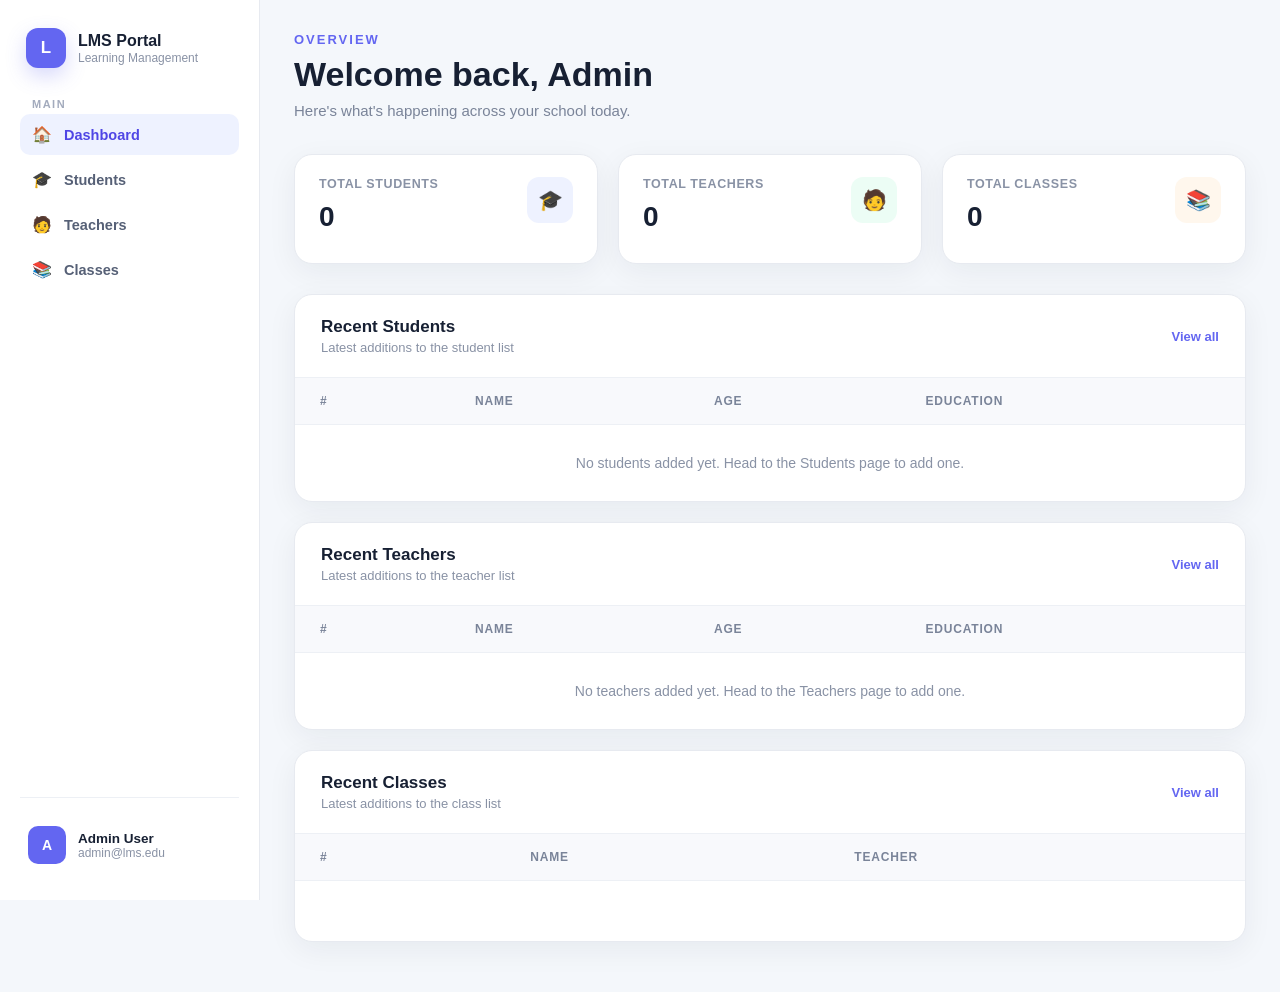
<file: index.html>
<!doctype html>
<html lang="en">
  <head>
    <meta charset="utf-8" />
    <meta name="viewport" content="width=device-width, initial-scale=1" />

    <title>Dashboard — LMS Portal</title>

    <link rel="stylesheet" href="style.css" />
  </head>

  <body>
    <div class="app-shell">
      <!-- ========================= Sidebar ========================= -->
      <aside class="sidebar">
        <div class="sidebar-brand">
          <div class="logo-mark">L</div>
          <div class="logo-text">
            <p>LMS Portal</p>
            <p>Learning Management</p>
          </div>
        </div>

        <div>
          <p class="sidebar-section-label">Main</p>
          <ul class="sidebar-nav">
            <li>
              <a href="index.html" class="active">
                <span class="nav-icon">🏠</span>
                Dashboard
              </a>
            </li>
            <li>
              <a href="student.html">
                <span class="nav-icon">🎓</span>
                Students
              </a>
            </li>
            <li>
              <a href="teacher.html">
                <span class="nav-icon">🧑</span>
                Teachers
              </a>
            </li>
            <li>
              <a href="class.html">
                <span class="nav-icon">📚</span>
                Classes
              </a>
            </li>
          </ul>
        </div>

        <div class="sidebar-footer">
          <div class="sidebar-user">
            <div class="avatar">A</div>
            <div class="user-info">
              <p>Admin User</p>
              <p>admin@lms.edu</p>
            </div>
          </div>
        </div>
      </aside>

      <!-- ========================= Main Column ========================= -->
      <div class="main-column">
        <!-- ========================= Dashboard Content ========================= -->
        <main class="dashboard-content">
          <div class="header">
            <div>
              <p class="subtitle">OVERVIEW</p>
              <h1>Welcome back, Admin</h1>
              <p class="description">
                Here's what's happening across your school today.
              </p>
            </div>
          </div>

          <!-- ========================= Stat Cards ========================= -->
          <div class="stats-grid">
            <div class="stat-card">
              <div class="stat-info">
                <p class="stat-label">Total Students</p>
                <p class="stat-value" id="studentCount">0</p>
              </div>
              <div class="stat-icon purple">🎓</div>
            </div>

            <div class="stat-card">
              <div class="stat-info">
                <p class="stat-label">Total Teachers</p>
                <p class="stat-value" id="teacherCount">0</p>
              </div>
              <div class="stat-icon green">🧑</div>
            </div>

            <div class="stat-card">
              <div class="stat-info">
                <p class="stat-label">Total Classes</p>
                <p class="stat-value" id="classCount">0</p>
              </div>
              <div class="stat-icon orange">📚</div>
            </div>
          </div>

          <!-- ========================= Content Grid ========================= -->
          <div class="content-grid">
            <!-- Recent Records Panel -->
            <div class="panel">
              <div class="panel-header">
                <div>
                  <h2>Recent Students</h2>
                  <p>Latest additions to the student list</p>
                </div>
                <a href="index.html" class="panel-link">View all</a>
              </div>
              <div class="table-wrapper">
                <table>
                  <thead>
                    <tr>
                      <th>#</th>
                      <th>Name</th>
                      <th>Age</th>
                      <th>Education</th>
                    </tr>
                  </thead>
                  <tbody>
                    <tr>
                      <td
                        colspan="4"
                        style="
                          text-align: center;
                          color: #8992a5;
                          padding: 30px 25px;
                        "
                      >
                        No students added yet. Head to the Students page to add
                        one.
                      </td>
                    </tr>
                  </tbody>
                </table>
              </div>
            </div>
            <!-- Recent Teacher Records Panel -->
            <div class="panel">
              <div class="panel-header">
                <div>
                  <h2>Recent Teachers</h2>
                  <p>Latest additions to the teacher list</p>
                </div>
                <a href="teacher.html" class="panel-link">View all</a>
              </div>
              <div class="table-wrapper">
                <table>
                  <thead>
                    <tr>
                      <th>#</th>
                      <th>Name</th>
                      <th>Age</th>
                      <th>Education</th>
                    </tr>
                  </thead>
                  <tbody>
                    <tr>
                      <td
                        colspan="4"
                        style="
                          text-align: center;
                          color: #8992a5;
                          padding: 30px 25px;
                        "
                      >
                        No teachers added yet. Head to the Teachers page to add
                        one.
                      </td>
                    </tr>
                  </tbody>
                </table>
              </div>
            </div>
            <!-- Recent Class Records Panel -->
            <div class="panel">
              <div class="panel-header">
                <div>
                  <h2>Recent Classes</h2>
                  <p>Latest additions to the class list</p>
                </div>
                <a href="class.html" class="panel-link">View all</a>
              </div>
              <div class="table-wrapper">
                <table>
                  <thead>
                    <tr>
                      <th>#</th>
                      <th>Name</th>
                      <th>Teacher</th>
                    </tr>
                  </thead>
                  <tbody>
                    <tr>
                      <td
                        colspan="4"
                        style="
                          text-align: center;
                          color: #8992a5;
                          padding: 30px 25px;
                        "
                      ></td>
                    </tr>
                  </tbody>
                </table>
              </div>
            </div>
          </div>
        </main>
      </div>
    </div>
    <script>
      var studentCount = document.getElementById("studentCount");
      var teacherCount = document.getElementById("teacherCount");
      var classCount = document.getElementById("classCount");

      var teacherGetData = JSON.parse(localStorage.getItem("teacherData"));
      var studentGetData = JSON.parse(localStorage.getItem("studentData"));
      var classGetData = JSON.parse(localStorage.getItem("classData"));

      teacherCount.innerHTML = teacherGetData.length;
      studentCount.innerHTML = studentGetData.length;
      classCount.innerHTML = classGetData.length;
    </script>
  </body>
</html>
</file>
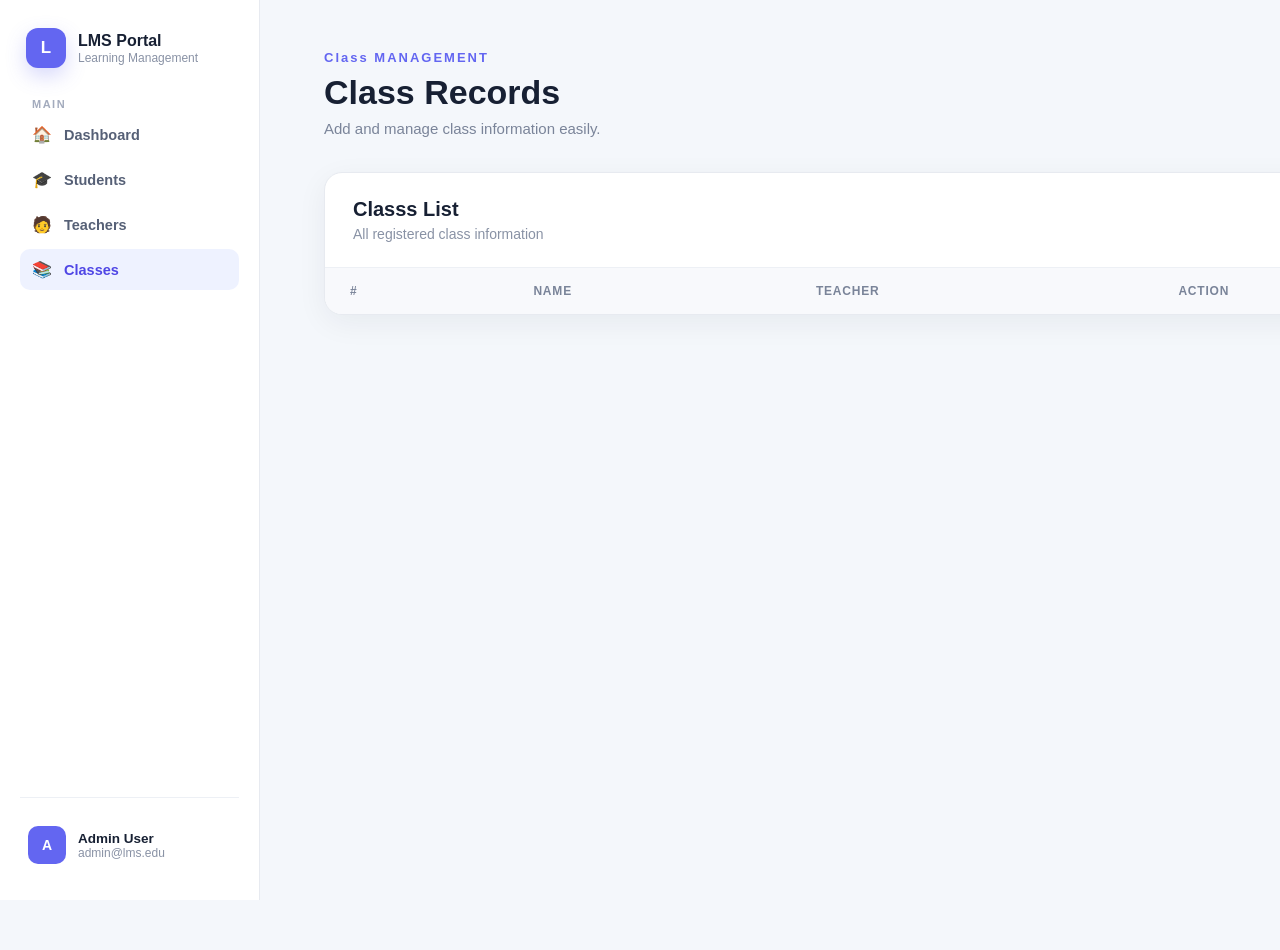
<file: class.html>
<!doctype html>
<html lang="en">
  <head>
    <meta charset="utf-8" />
    <meta name="viewport" content="width=device-width, initial-scale=1" />

    <title>Class Management System</title>

    <link rel="stylesheet" href="style.css" />
  </head>

  <body>

        <!-- ========================= Sidebar ========================= -->
    <aside class="sidebar">
      <div class="sidebar-brand">
        <div class="logo-mark">L</div>
        <div class="logo-text">
          <p>LMS Portal</p>
          <p>Learning Management</p>
        </div>
      </div>

      <div>
        <p class="sidebar-section-label">Main</p>
        <ul class="sidebar-nav">
          <li>
            <a href="index.html">
              <span class="nav-icon">🏠</span>
              Dashboard
            </a>
          </li>
          <li>
            <a href="student.html">
              <span class="nav-icon">🎓</span>
              Students
            </a>
          </li>
          <li>
            <a href="teacher.html">
              <span class="nav-icon">🧑</span>
              Teachers
            </a>
          </li>
          <li>
            <a href="class.html" class="active">
              <span class="nav-icon">📚</span>
              Classes
            </a>
          </li>
        </ul>
      </div>

      <div class="sidebar-footer">
        <div class="sidebar-user">
          <div class="avatar">A</div>
          <div class="user-info">
            <p>Admin User</p>
            <p>admin@lms.edu</p>
          </div>
        </div>
      </div>
    </aside>

    <!-- ========================= Main Container ========================= -->
    <div class="container">
      <!-- ========================= Header ========================= -->
      <div class="header">
        <div>
          <p class="subtitle">Class MANAGEMENT</p>
          <h1>Class Records</h1>
          <p class="description">Add and manage class information easily.</p>
        </div>

        <button type="button" class="add-btn" id="openModal">
          <span>＋</span>
          Add Class
        </button>
      </div>

      <!-- ========================= Table Card ========================= -->
      <div class="table-card">
        <div class="table-header">
          <div>
            <h2>Classs List</h2>
            <p>All registered class information</p>
          </div>
        </div>

        <div class="table-wrapper">
          <table>
            <thead>
              <tr>
                <th>#</th>
                <th>Name</th>
                <th>Teacher</th>
                <th>Action</th>
              </tr>
            </thead>

            <tbody id="table">
              <!-- class data will be added here -->
            </tbody>
          </table>
        </div>
      </div>
    </div>

    <!-- ========================= Modal Window ========================= -->
    <div class="modal" id="exampleModal">
      <div class="modal-box">
        <!-- Modal Header -->
        <div class="modal-header">
          <div>
            <p class="modal-subtitle">NEW RECORD</p>
            <h2>Add Class Data</h2>
          </div>

          <button type="button" class="close-btn" id="closeModal">×</button>
        </div>

        <!-- Modal Body -->
        <div class="modal-body">
          <div class="input-group">
            <label for="name">Class Name</label>
            <input type="text" id="name" placeholder="Enter class name" />
          </div>
          <div class="input-group">
            <label for="teacher">Teacher</label>
            <input type="text" id="teacher" placeholder="Enter class teacher" />
          </div>

        <!-- Modal Footer -->
        <div class="modal-footer">
          <button type="button" class="cancel-btn" id="cancelModal">
            Cancel
          </button>

          <button type="button" class="save-btn" onclick="saveData()">
            Save Class
          </button>
        </div>
      </div>
    </div>

    <!-- ========================= JavaScript ========================= -->
    <script src="class.js"></script>
    <script src="global.js"></script>
  </body>
</html>
</file>
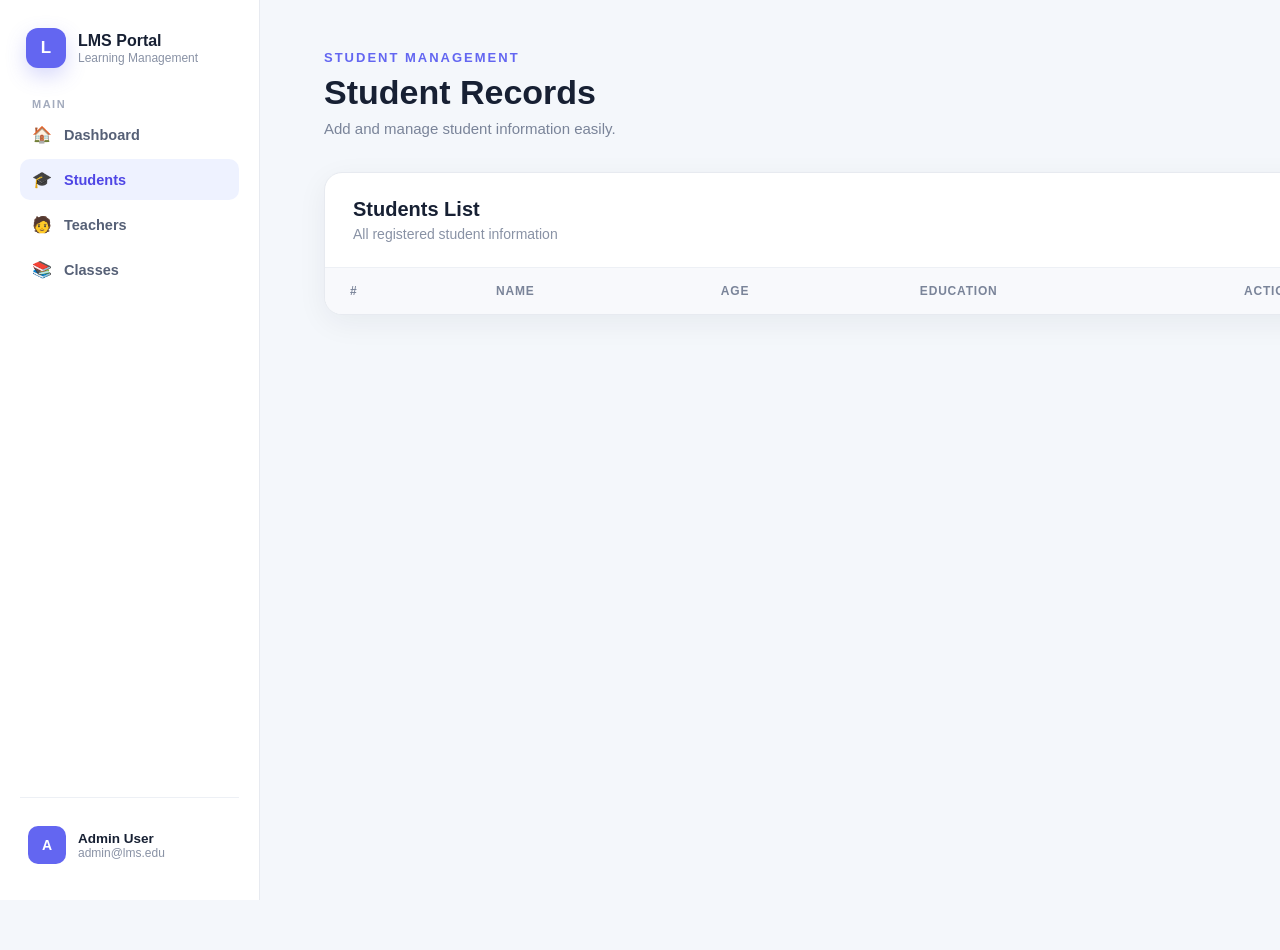
<file: student.html>
<!doctype html>
<html lang="en">
  <head>
    <meta charset="utf-8" />
    <meta name="viewport" content="width=device-width, initial-scale=1" />

    <title>Student Management System</title>

    <link rel="stylesheet" href="style.css" />
  </head>

  <body>
    <!-- ========================= Sidebar ========================= -->
    <aside class="sidebar">
      <div class="sidebar-brand">
        <div class="logo-mark">L</div>
        <div class="logo-text">
          <p>LMS Portal</p>
          <p>Learning Management</p>
        </div>
      </div>

      <div>
        <p class="sidebar-section-label">Main</p>
        <ul class="sidebar-nav">
          <li>
            <a href="index.html">
              <span class="nav-icon">🏠</span>
              Dashboard
            </a>
          </li>
          <li>
            <a href="student.html" class="active">
              <span class="nav-icon">🎓</span>
              Students
            </a>
          </li>
          <li>
            <a href="teacher.html">
              <span class="nav-icon">🧑</span>
              Teachers
            </a>
          </li>
          <li>
            <a href="class.html">
              <span class="nav-icon">📚</span>
              Classes
            </a>
          </li>
        </ul>
      </div>

      <div class="sidebar-footer">
        <div class="sidebar-user">
          <div class="avatar">A</div>
          <div class="user-info">
            <p>Admin User</p>
            <p>admin@lms.edu</p>
          </div>
        </div>
      </div>
    </aside>

    <!-- ========================= Main Container ========================= -->
    <div class="container">
      <!-- ========================= Header ========================= -->
      <div class="header">
        <div>
          <p class="subtitle">STUDENT MANAGEMENT</p>
          <h1>Student Records</h1>
          <p class="description">Add and manage student information easily.</p>
        </div>

        <button type="button" class="add-btn" id="openModal">
          <span>＋</span>
          Add Student
        </button>
      </div>

      <!-- ========================= Table Card ========================= -->
      <div class="table-card">
        <div class="table-header">
          <div>
            <h2>Students List</h2>
            <p>All registered student information</p>
          </div>
        </div>

        <div class="table-wrapper">
          <table>
            <thead>
              <tr>
                <th>#</th>
                <th>Name</th>
                <th>Age</th>
                <th>Education</th>
                <th>Action</th>
              </tr>
            </thead>

            <tbody id="table">
              <!-- Student data will be added here -->
            </tbody>
          </table>
        </div>
      </div>
    </div>

    <!-- ========================= Modal Window ========================= -->
    <div class="modal" id="exampleModal">
      <div class="modal-box">
        <!-- Modal Header -->
        <div class="modal-header">
          <div>
            <p class="modal-subtitle">NEW RECORD</p>
            <h2>Add Student Data</h2>
          </div>

          <button type="button" class="close-btn" id="closeModal">×</button>
        </div>

        <!-- Modal Body -->
        <div class="modal-body">
          <div class="input-group">
            <label for="name">Student Name</label>

            <input type="text" id="name" placeholder="Enter student name" />
          </div>

          <div class="input-group">
            <label for="age">Age</label>

            <input type="number" id="age" placeholder="Enter student age" />
          </div>

          <div class="input-group">
            <label for="education">Education</label>

            <input type="text" id="education" placeholder="Enter education" />
          </div>
        </div>

        <!-- Modal Footer -->
        <div class="modal-footer">
          <button type="button" class="cancel-btn" id="cancelModal">
            Cancel
          </button>

          <button type="button" class="save-btn" onclick="saveData()">
            Save Student
          </button>
        </div>
      </div>
    </div>

    <!-- ========================= JavaScript ========================= -->
    <script src="student.js"></script>
    <script src="global.js"></script>
  </body>
</html>
</file>
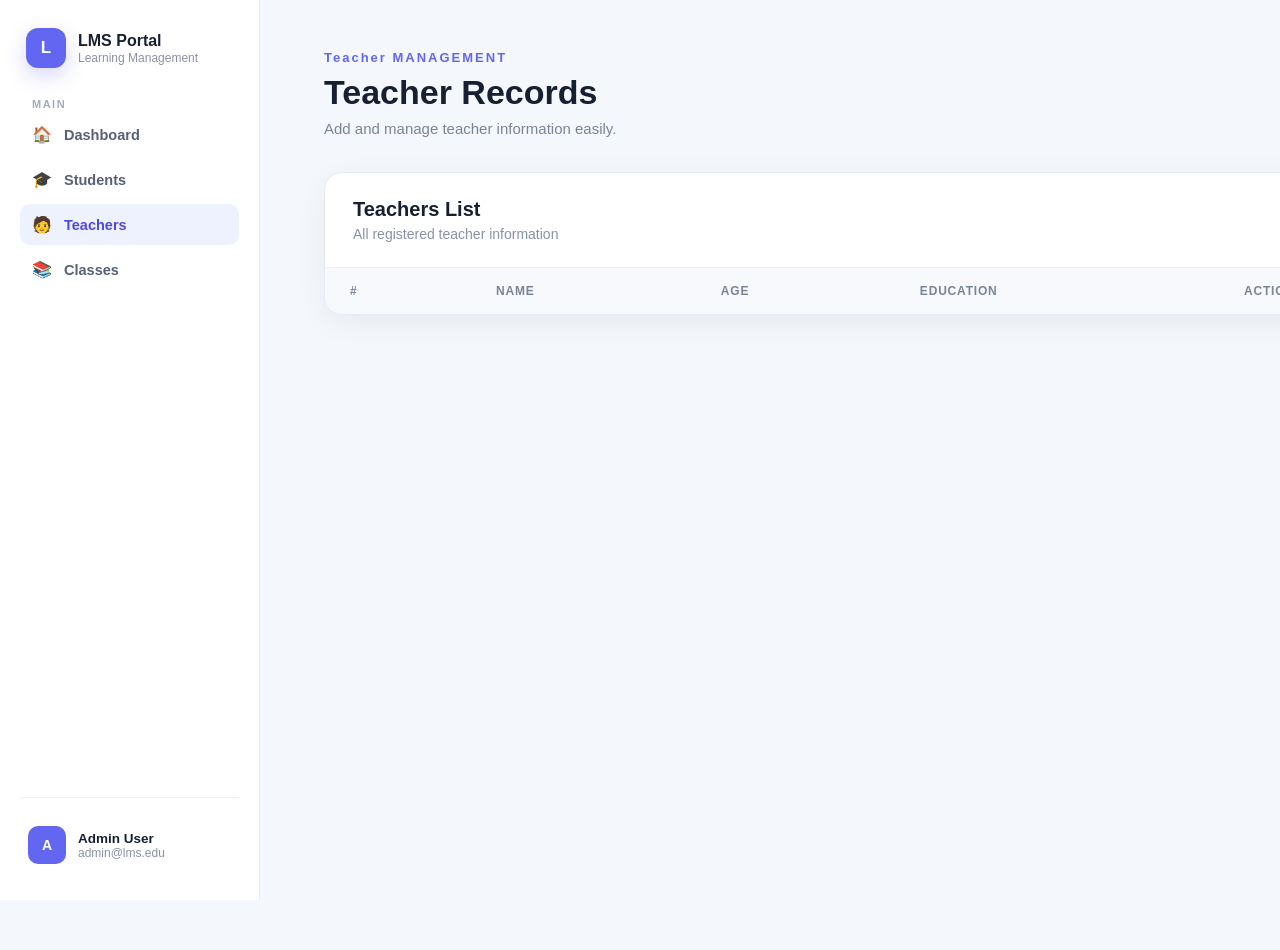
<file: teacher.html>
<!doctype html>
<html lang="en">
  <head>
    <meta charset="utf-8" />
    <meta name="viewport" content="width=device-width, initial-scale=1" />

    <title>Teacher Management System</title>

    <link rel="stylesheet" href="style.css" />
  </head>

  <body>
    <!-- ========================= Sidebar ========================= -->
    <aside class="sidebar">
      <div class="sidebar-brand">
        <div class="logo-mark">L</div>
        <div class="logo-text">
          <p>LMS Portal</p>
          <p>Learning Management</p>
        </div>
      </div>

      <div>
        <p class="sidebar-section-label">Main</p>
        <ul class="sidebar-nav">
          <li>
            <a href="index.html">
              <span class="nav-icon">🏠</span>
              Dashboard
            </a>
          </li>
          <li>
            <a href="student.html">
              <span class="nav-icon">🎓</span>
              Students
            </a>
          </li>
          <li>
            <a href="teacher.html" class="active">
              <span class="nav-icon">🧑</span>
              Teachers
            </a>
          </li>
          <li>
            <a href="class.html">
              <span class="nav-icon">📚</span>
              Classes
            </a>
          </li>
        </ul>
      </div>

      <div class="sidebar-footer">
        <div class="sidebar-user">
          <div class="avatar">A</div>
          <div class="user-info">
            <p>Admin User</p>
            <p>admin@lms.edu</p>
          </div>
        </div>
      </div>
    </aside>

    <!-- ========================= Main Container ========================= -->
    <div class="container">
      <!-- ========================= Header ========================= -->
      <div class="header">
        <div>
          <p class="subtitle">Teacher MANAGEMENT</p>
          <h1>Teacher Records</h1>
          <p class="description">Add and manage teacher information easily.</p>
        </div>

        <button type="button" class="add-btn" id="openModal">
          <span>＋</span>
          Add Teacher
        </button>
      </div>

      <!-- ========================= Table Card ========================= -->
      <div class="table-card">
        <div class="table-header">
          <div>
            <h2>Teachers List</h2>
            <p>All registered teacher information</p>
          </div>
        </div>

        <div class="table-wrapper">
          <table>
            <thead>
              <tr>
                <th>#</th>
                <th>Name</th>
                <th>Age</th>
                <th>Education</th>
                <th>Action</th>
              </tr>
            </thead>

            <tbody id="table">
              <!-- teacher data will be added here -->
            </tbody>
          </table>
        </div>
      </div>
    </div>

    <!-- ========================= Modal Window ========================= -->
    <div class="modal" id="exampleModal">
      <div class="modal-box">
        <!-- Modal Header -->
        <div class="modal-header">
          <div>
            <p class="modal-subtitle">NEW RECORD</p>
            <h2>Add Teacher Data</h2>
          </div>

          <button type="button" class="close-btn" id="closeModal">×</button>
        </div>

        <!-- Modal Body -->
        <div class="modal-body">
          <div class="input-group">
            <label for="name">Teacher Name</label>

            <input type="text" id="name" placeholder="Enter teacher name" />
          </div>

          <div class="input-group">
            <label for="age">Age</label>

            <input type="number" id="age" placeholder="Enter teacher age" />
          </div>

          <div class="input-group">
            <label for="education">Education</label>

            <input type="text" id="education" placeholder="Enter education" />
          </div>
        </div>

        <!-- Modal Footer -->
        <div class="modal-footer">
          <button type="button" class="cancel-btn" id="cancelModal">
            Cancel
          </button>

          <button type="button" class="save-btn" onclick="saveData()">
            Save Teacher
          </button>
        </div>
      </div>
    </div>

    <!-- ========================= JavaScript ========================= -->
    <script src="teacher.js"></script>
    <script src="global.js"></script>
  </body>
</html>
</file>
<file: style.css>
/* =========================
   Google Font
========================= */

/* @import url("https://fonts.googleapis.com/css2?family=Inter:wght@400;500;600;700;800&display=swap"); */

/* =========================
   Global
========================= */

* {
  margin: 0;
  padding: 0;
  box-sizing: border-box;
}

html {
  -webkit-text-size-adjust: 100%;
}

body {
  font-family: "Inter", sans-serif;
  background: #f4f7fb;
  color: #172033;
  min-height: 100vh;
  overflow-x: hidden;
}

img,
svg {
  max-width: 100%;
}

/* =========================
   Main Container
   (used on student.html / teacher.html / class.html,
   which render <aside class="sidebar"> as a fixed element
   followed by this container as a sibling)
========================= */

.container {
  width: 100%;
  max-width: 1200px;
  margin: 50px auto 40px;
  margin-left: 300px; /* clears the 260px fixed sidebar + 40px gutter */
  padding: 0 24px;
}

/* =========================
   Header
========================= */

.header {
  display: flex;
  justify-content: space-between;
  align-items: center;
  gap: 20px;
  margin-bottom: 35px;
  flex-wrap: wrap;
}

.subtitle {
  color: #6366f1;
  font-size: 13px;
  font-weight: 700;
  letter-spacing: 2px;
  margin-bottom: 8px;
}

.header h1 {
  font-size: 34px;
  font-weight: 800;
  margin-bottom: 8px;
  line-height: 1.15;
}

.description {
  color: #7a8499;
  font-size: 15px;
}

/* =========================
   Add Button
========================= */

.add-btn {
  border: none;
  background: #6366f1;
  color: white;
  padding: 14px 22px;
  border-radius: 12px;
  font-size: 15px;
  font-weight: 600;
  cursor: pointer;

  display: flex;
  align-items: center;
  gap: 8px;
  white-space: nowrap;

  box-shadow: 0 8px 20px rgba(99, 102, 241, 0.25);

  transition: 0.3s;
}

.add-btn span {
  font-size: 22px;
}

.add-btn:hover {
  background: #4f46e5;
  transform: translateY(-2px);
}

/* =========================
   Table Card
========================= */

.table-card {
  background: white;
  border-radius: 18px;
  border: 1px solid #e7eaf0;

  overflow: hidden;

  box-shadow: 0 8px 30px rgba(20, 30, 50, 0.06);
}

.table-header {
  padding: 25px 28px;
  border-bottom: 1px solid #edf0f5;
}

.table-header h2 {
  font-size: 20px;
  margin-bottom: 5px;
}

.table-header p {
  color: #8992a5;
  font-size: 14px;
}

/* =========================
   Table
========================= */

.table-wrapper {
  width: 100%;
  overflow-x: auto;
  -webkit-overflow-scrolling: touch;
}

table {
  width: 100%;
  min-width: 480px;
  border-collapse: collapse;
}

thead {
  background: #f8f9fc;
}

th {
  padding: 16px 25px;
  text-align: left;

  font-size: 12px;
  text-transform: uppercase;
  letter-spacing: 0.8px;
  white-space: nowrap;

  color: #7a8499;
}

td {
  padding: 20px 25px;
  border-top: 1px solid #edf0f5;

  font-size: 14px;
  color: #394257;
}

tbody tr {
  transition: 0.2s;
}

tbody tr:hover {
  background: #fafbff;
}

/* =========================
   Action Buttons
========================= */

#edit,
#delete {
  display: inline-flex;

  width: 36px;
  height: 36px;

  align-items: center;
  justify-content: center;

  border-radius: 9px;

  margin-right: 7px;

  cursor: pointer;

  transition: 0.2s;
}

#edit {
  background: #eef2ff;
}

#delete {
  background: #fff1f2;
}

#edit:hover {
  background: #dfe4ff;
  transform: scale(1.08);
}

#delete:hover {
  background: #ffe1e4;
  transform: scale(1.08);
}

/* =========================
   Modal Background
========================= */

.modal {
  position: fixed;
  top: 0;
  left: 0;
  width: 100%;
  height: 100%;
  background: rgba(15, 23, 42, 0.55);
  display: none;
  align-items: center;
  justify-content: center;
  padding: 20px;
  z-index: 1000;
  backdrop-filter: blur(5px);
}

/* =========================
   Show Modal
========================= */

.modal.active {
  display: flex;
}

/* =========================
   Modal Box
========================= */

.modal-box {
  width: 100%;
  max-width: 500px;
  max-height: 90vh;
  overflow-y: auto;
  background: #fff;
  border-radius: 20px;
  box-shadow: 0 25px 60px rgba(0, 0, 0, 0.2);
  overflow: hidden;
  animation: modalAnimation 0.25s ease;
}

@keyframes modalAnimation {
  from {
    opacity: 0;
    transform: translateY(-20px) scale(0.97);
  }

  to {
    opacity: 1;
    transform: translateY(0) scale(1);
  }
}

/* =========================
   Modal Header
========================= */

.modal-header {
  padding: 25px;
  display: flex;
  justify-content: space-between;
  align-items: center;
  border-bottom: 1px solid #edf0f5;
  gap: 12px;
}

.modal-subtitle {
  color: #6366f1;
  font-size: 11px;
  font-weight: 700;
  letter-spacing: 1.5px;

  margin-bottom: 5px;
}

.modal-header h2 {
  font-size: 22px;
  font-weight: 700;
}

/* =========================
   Close Button
========================= */

.close-btn {
  width: 38px;
  height: 38px;
  flex-shrink: 0;

  border: none;

  border-radius: 10px;

  background: #f3f4f6;

  font-size: 25px;

  color: #667085;

  cursor: pointer;

  transition: 0.2s;
}

.close-btn:hover {
  background: #fee2e2;
  color: #ef4444;
}

/* =========================
   Modal Body
========================= */

.modal-body {
  padding: 25px;
}

.input-group {
  margin-bottom: 20px;
}

.input-group:last-child {
  margin-bottom: 0;
}

.input-group label {
  display: block;

  margin-bottom: 8px;

  font-size: 13px;
  font-weight: 600;

  color: #344054;
}

.input-group input {
  width: 100%;

  padding: 13px 15px;

  border: 1px solid #d9dee8;

  border-radius: 10px;

  outline: none;

  font-family: "Inter", sans-serif;
  font-size: 16px; /* >=16px prevents iOS Safari auto-zoom on focus */

  transition: 0.2s;
}

.input-group input:focus {
  border-color: #6366f1;

  box-shadow: 0 0 0 3px rgba(99, 102, 241, 0.12);
}

/* =========================
   Modal Footer
========================= */

.modal-footer {
  padding: 20px 25px;

  display: flex;
  justify-content: flex-end;
  gap: 10px;

  border-top: 1px solid #edf0f5;
}

/* =========================
   Cancel Button
========================= */

.cancel-btn {
  border: none;

  padding: 12px 18px;

  border-radius: 10px;

  background: #f1f3f6;

  color: #475467;

  font-weight: 600;

  cursor: pointer;
}

.cancel-btn:hover {
  background: #e5e7eb;
}

/* =========================
   Save Button
========================= */

.save-btn {
  border: none;

  padding: 12px 20px;

  border-radius: 10px;

  background: #6366f1;

  color: white;

  font-weight: 600;

  cursor: pointer;

  transition: 0.2s;
}

.save-btn:hover {
  background: #4f46e5;
}

/* =========================================================
   Dashboard / Sidebar / Navbar
   Additive stylesheet — loaded AFTER style.css.
   Does not modify any rule in style.css, only extends it
   with the classes needed for the app shell (sidebar, top
   navbar, stat cards) using the same design tokens already
   defined in style.css (Inter font, #6366f1 accent, card
   look, 18px/12px radii, etc).
========================================================= */

/* =========================
   App Shell Layout
========================= */

.app-shell {
  display: flex;
  min-height: 100vh;
  background: #f4f7fb;
}

/* =========================
   Sidebar
========================= */

.sidebar {
  width: 260px;
  flex-shrink: 0;
  background: #ffffff;
  border-right: 1px solid #e7eaf0;
  padding: 28px 20px;
  display: flex;
  flex-direction: column;
  gap: 30px;
  position: fixed;
  top: 0;
  left: 0;
  height: 100vh;
  overflow-y: auto;
  z-index: 100;
  transition: 0.25s;
}

.sidebar-brand {
  display: flex;
  align-items: center;
  gap: 12px;
  padding: 0 6px;
}

.sidebar-brand .logo-mark {
  width: 40px;
  height: 40px;
  border-radius: 12px;
  background: #6366f1;
  color: #fff;
  display: flex;
  align-items: center;
  justify-content: center;
  font-weight: 800;
  font-size: 17px;
  flex-shrink: 0;
  box-shadow: 0 8px 20px rgba(99, 102, 241, 0.25);
}

.sidebar-brand .logo-text p:first-child {
  font-size: 16px;
  font-weight: 800;
  line-height: 1.2;
}

.sidebar-brand .logo-text p:last-child {
  font-size: 12px;
  color: #8992a5;
}

.sidebar-section-label {
  font-size: 11px;
  font-weight: 700;
  letter-spacing: 1.5px;
  text-transform: uppercase;
  color: #a3abbd;
  margin-bottom: 4px;
  padding: 0 12px;
}

.sidebar-nav {
  list-style: none;
  display: flex;
  flex-direction: column;
  gap: 4px;
}

.sidebar-nav a {
  display: flex;
  align-items: center;
  gap: 12px;
  text-decoration: none;
  color: #566076;
  font-size: 14.5px;
  font-weight: 600;
  padding: 11px 12px;
  border-radius: 10px;
  white-space: nowrap;
  transition: 0.2s;
}

.sidebar-nav a .nav-icon {
  width: 20px;
  text-align: center;
  font-size: 16px;
  flex-shrink: 0;
}

.sidebar-nav a:hover {
  background: #f3f4f9;
  color: #172033;
}

.sidebar-nav a.active {
  background: #eef2ff;
  color: #4f46e5;
}

.sidebar-footer {
  margin-top: auto;
  padding-top: 20px;
  border-top: 1px solid #edf0f5;
}

.sidebar-user {
  display: flex;
  align-items: center;
  gap: 12px;
  padding: 8px;
  border-radius: 12px;
}

.sidebar-user .avatar {
  width: 38px;
  height: 38px;
  border-radius: 10px;
  background: #6366f1;
  color: #fff;
  font-weight: 700;
  font-size: 14px;
  display: flex;
  align-items: center;
  justify-content: center;
  flex-shrink: 0;
}

.sidebar-user .user-info p:first-child {
  font-size: 13.5px;
  font-weight: 700;
  color: #172033;
}

.sidebar-user .user-info p:last-child {
  font-size: 12px;
  color: #8992a5;
}

/* =========================
   Main Column / Navbar
========================= */

.main-column {
  flex: 1;
  min-width: 0;
  display: flex;
  flex-direction: column;
  margin-left: 260px; /* clears the fixed sidebar on desktop */
}

/* .navbar {
  display: flex;
  align-items: center;
  justify-content: space-between;
  gap: 20px;
  padding: 18px 34px;
  background: #ffffff;
  border-bottom: 1px solid #e7eaf0;
  position: sticky;
  top: 0;
  z-index: 10;
}

.navbar-search {
  flex: 1;
  max-width: 380px;
  position: relative;
}

.navbar-search input {
  width: 100%;
  padding: 11px 16px 11px 40px;
  border: 1px solid #d9dee8;
  border-radius: 10px;
  outline: none;
  font-family: "Inter", sans-serif;
  font-size: 13.5px;
  background: #f8f9fc;
  transition: 0.2s;
}

.navbar-search input:focus {
  border-color: #6366f1;
  background: #fff;
  box-shadow: 0 0 0 3px rgba(99, 102, 241, 0.12);
}

.navbar-search .search-icon {
  position: absolute;
  left: 14px;
  top: 50%;
  transform: translateY(-50%);
  color: #a3abbd;
  font-size: 14px;
}

.navbar-actions {
  display: flex;
  align-items: center;
  gap: 18px;
}

.navbar-icon-btn {
  width: 40px;
  height: 40px;
  border-radius: 10px;
  border: 1px solid #e7eaf0;
  background: #fff;
  display: flex;
  align-items: center;
  justify-content: center;
  font-size: 16px;
  cursor: pointer;
  position: relative;
  color: #566076;
  text-decoration: none;
}

.navbar-icon-btn .dot {
  position: absolute;
  top: 7px;
  right: 7px;
  width: 8px;
  height: 8px;
  border-radius: 50%;
  background: #ef4444;
  border: 2px solid #fff;
}

.navbar-profile {
  display: flex;
  align-items: center;
  gap: 10px;
  padding-left: 16px;
  border-left: 1px solid #e7eaf0;
}

.navbar-profile .avatar {
  width: 38px;
  height: 38px;
  border-radius: 10px;
  background: #6366f1;
  color: #fff;
  font-weight: 700;
  font-size: 14px;
  display: flex;
  align-items: center;
  justify-content: center;
}

.navbar-profile .user-info p:first-child {
  font-size: 13.5px;
  font-weight: 700;
  color: #172033;
}

.navbar-profile .user-info p:last-child {
  font-size: 11.5px;
  color: #8992a5;
} */

/* =========================
   Dashboard Content
========================= */

.dashboard-content {
  padding: 32px 34px 50px;
}

/* Stat Cards */

.stats-grid {
  display: grid;
  grid-template-columns: repeat(3, 1fr);
  gap: 20px;
  margin-bottom: 30px;
}

.stat-card {
  background: #fff;
  border: 1px solid #e7eaf0;
  border-radius: 18px;
  padding: 22px 24px;
  box-shadow: 0 8px 30px rgba(20, 30, 50, 0.06);
  display: flex;
  align-items: flex-start;
  justify-content: space-between;
  gap: 12px;
}

.stat-card .stat-info p.stat-label {
  font-size: 12.5px;
  font-weight: 700;
  letter-spacing: 0.6px;
  text-transform: uppercase;
  color: #8992a5;
  margin-bottom: 10px;
}

.stat-card .stat-info p.stat-value {
  font-size: 28px;
  font-weight: 800;
  color: #172033;
  margin-bottom: 8px;
}

.stat-card .stat-info p.stat-trend {
  font-size: 12.5px;
  font-weight: 600;
  color: #16a34a;
}

.stat-card .stat-info p.stat-trend.down {
  color: #ef4444;
}

.stat-card .stat-icon {
  width: 46px;
  height: 46px;
  border-radius: 12px;
  display: flex;
  align-items: center;
  justify-content: center;
  font-size: 20px;
  flex-shrink: 0;
}

.stat-icon.purple {
  background: #eef2ff;
}

.stat-icon.green {
  background: #ecfdf5;
}

.stat-icon.orange {
  background: #fff7ed;
}

.stat-icon.pink {
  background: #fff1f2;
}

/* Content Grid: recent table + quick panel */

.content-grid {
  display: grid;
  grid-template-columns: 1fr;
  gap: 20px;
  align-items: start;
}

.panel {
  background: #fff;
  border-radius: 18px;
  border: 1px solid #e7eaf0;
  box-shadow: 0 8px 30px rgba(20, 30, 50, 0.06);
  overflow: hidden;
}

.panel-header {
  padding: 22px 26px;
  border-bottom: 1px solid #edf0f5;
  display: flex;
  align-items: center;
  justify-content: space-between;
  gap: 12px;
  flex-wrap: wrap;
}

.panel-header h2 {
  font-size: 17px;
  margin-bottom: 3px;
}

.panel-header p {
  color: #8992a5;
  font-size: 13px;
}

.panel-link {
  color: #6366f1;
  font-size: 13px;
  font-weight: 700;
  text-decoration: none;
  white-space: nowrap;
}

.panel-link:hover {
  text-decoration: underline;
}

.panel-body {
  padding: 10px 26px 22px;
}

/* =========================================================
   Responsive
   Breakpoints go large -> small. Below 900px the fixed
   sidebar (used on every page) switches to a static,
   horizontally-scrollable top bar so content is never
   hidden behind it and never needs a JS-driven toggle.
========================================================= */

@media (max-width: 1100px) {
  .stats-grid {
    grid-template-columns: repeat(2, 1fr);
  }

  .content-grid {
    grid-template-columns: 1fr;
  }
}

@media (max-width: 980px) {
  .container {
    margin-left: 280px;
    padding: 0 20px;
  }
}

@media (max-width: 900px) {
  /* Sidebar becomes a static horizontal bar (no JS toggle
     exists in this project, so we never rely on one). */
  .sidebar {
    position: static;
    width: 100%;
    height: auto;
    flex-direction: row;
    align-items: center;
    gap: 18px;
    padding: 14px 16px;
    overflow-x: auto;
    border-right: none;
    border-bottom: 1px solid #e7eaf0;
  }

  .sidebar-brand {
    flex-shrink: 0;
  }

  .sidebar-section-label {
    display: none;
  }

  .sidebar-nav {
    flex-direction: row;
    gap: 6px;
  }

  .sidebar-nav a {
    padding: 9px 12px;
  }

  .sidebar-nav a span.nav-icon + text,
  .sidebar-nav a {
    white-space: nowrap;
  }

  .sidebar-footer {
    margin-top: 0;
    padding-top: 0;
    border-top: none;
    flex-shrink: 0;
    margin-left: auto;
  }

  .sidebar-user .user-info {
    display: none; /* keep just the avatar to save space */
  }

  .app-shell {
    flex-direction: column;
  }

  .main-column {
    margin-left: 0;
  }

  .container {
    margin-left: auto;
    margin-right: auto;
    padding: 0 20px;
  }

  .dashboard-content {
    padding: 24px 20px 40px;
  }
}

@media (max-width: 768px) {
  .container {
    width: 94%;
    margin-top: 30px;
    margin-bottom: 30px;
    padding: 0;
  }

  .header {
    flex-direction: column;
    align-items: flex-start;
    gap: 20px;
  }

  .add-btn {
    width: 100%;
    justify-content: center;
  }

  .stats-grid {
    grid-template-columns: 1fr;
  }

  .header h1 {
    font-size: 28px;
  }

  th,
  td {
    padding: 15px;
  }

  .panel-header {
    padding: 18px 20px;
  }

  .panel-body {
    padding: 8px 20px 18px;
  }

  .table-header {
    padding: 20px;
  }
}

@media (max-width: 640px) {
  .stats-grid {
    grid-template-columns: 1fr;
  }

  .sidebar-brand .logo-text p:last-child {
    display: none;
  }
}

@media (max-width: 480px) {
  body {
    font-size: 15px;
  }

  .header h1 {
    font-size: 24px;
  }

  .description {
    font-size: 14px;
  }

  .modal-box {
    border-radius: 15px;
    max-width: 100%;
  }

  .modal-header,
  .modal-body,
  .modal-footer {
    padding: 20px;
  }

  .modal-footer {
    flex-direction: column-reverse;
  }

  .cancel-btn,
  .save-btn {
    width: 100%;
  }

  .stat-card {
    padding: 18px;
  }

  .stat-card .stat-info p.stat-value {
    font-size: 24px;
  }

  .stat-icon {
    width: 40px;
    height: 40px;
    font-size: 17px;
  }

  .sidebar-user .avatar {
    width: 34px;
    height: 34px;
  }

  th,
  td {
    padding: 12px;
    font-size: 13px;
  }
}

@media (max-width: 360px) {
  .header h1 {
    font-size: 21px;
  }

  .add-btn {
    padding: 12px 16px;
    font-size: 14px;
  }

  .sidebar-nav a {
    font-size: 13px;
    padding: 8px 10px;
  }
}
</file>
